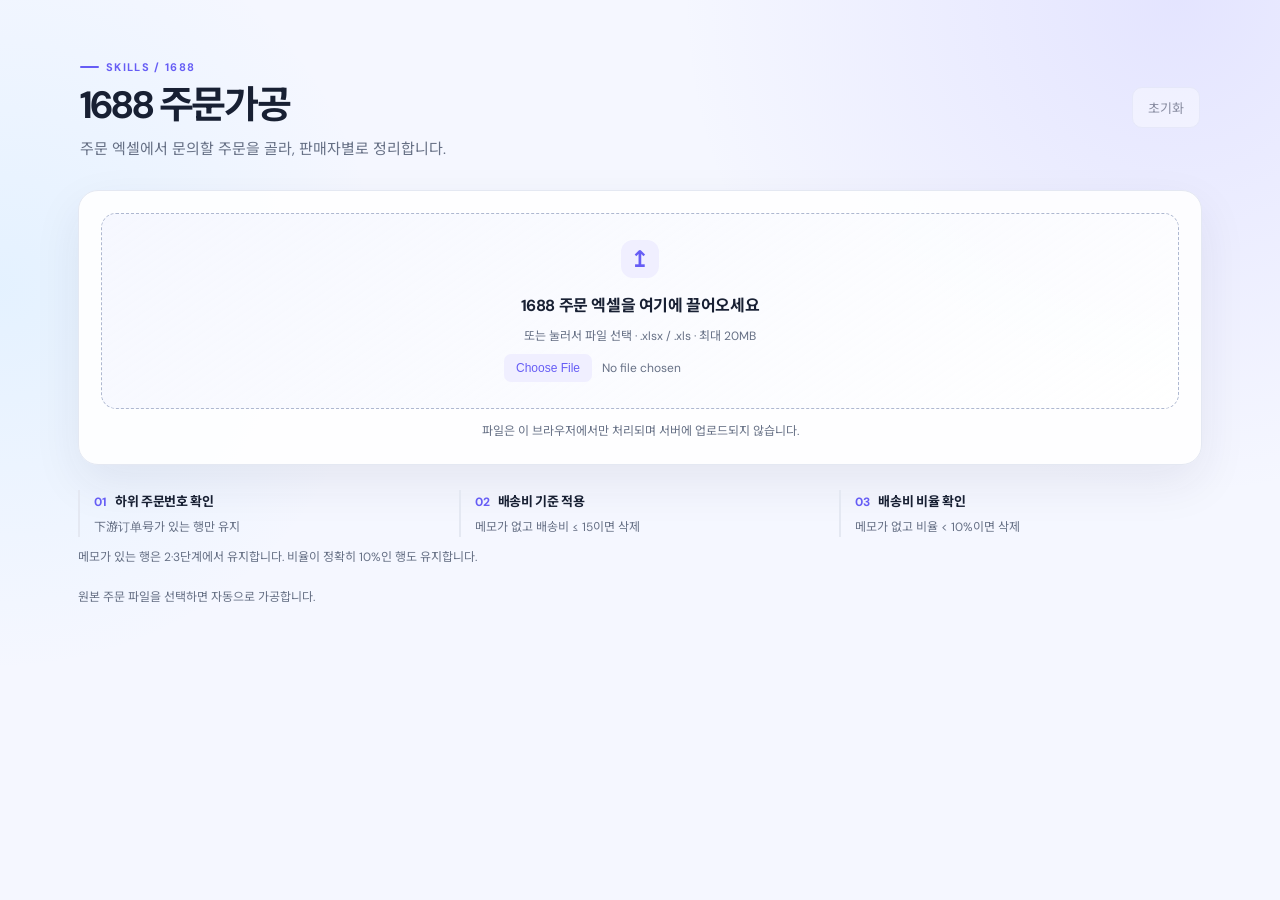
<file: order-1688.html>
<!doctype html>
<html lang="ko">
<head>
  <meta charset="utf-8" />
  <meta name="viewport" content="width=device-width, initial-scale=1" />
  <title>1688 주문가공</title>
  <link rel="stylesheet" href="tool-pages.css" />
  <link rel="stylesheet" href="order-1688.css" />
</head>
<body class="tool-page">
  <main>
    <header class="heading">
      <div><div class="eyebrow">Skills / 1688</div><h1>1688 주문가공</h1><p>주문 엑셀에서 문의할 주문을 골라, 판매자별로 정리합니다.</p></div>
      <button id="resetBtn" class="secondary" disabled>초기화</button>
    </header>
    <section class="card upload-card" aria-label="엑셀 업로드">
      <label class="drop-zone" id="dropZone" for="fileInput">
        <strong>1688 주문 엑셀을 여기에 끌어오세요</strong>
        <span>또는 눌러서 파일 선택 · .xlsx / .xls · 최대 20MB</span>
        <input id="fileInput" type="file" accept=".xlsx,.xls" />
      </label>
      <p class="local-note">파일은 이 브라우저에서만 처리되며 서버에 업로드되지 않습니다.</p>
      <div id="sheetControls" hidden><span id="fileName"></span><label for="sheetSelect">처리할 시트</label><select id="sheetSelect"></select></div>
    </section>
    <section class="rules" aria-label="가공 순서">
      <div><b>01</b><strong>하위 주문번호 확인</strong><p><span lang="zh">下游订单号</span>가 있는 행만 유지</p></div>
      <div><b>02</b><strong>배송비 기준 적용</strong><p>메모가 없고 배송비 ≤ 15이면 삭제</p></div>
      <div><b>03</b><strong>배송비 비율 확인</strong><p>메모가 없고 비율 &lt; 10%이면 삭제</p></div>
    </section>
    <p class="rule-note">메모가 있는 행은 2·3단계에서 유지합니다. 비율이 정확히 10%인 행도 유지합니다.</p>
    <p id="status" role="status" aria-live="polite">원본 주문 파일을 선택하면 자동으로 가공합니다.</p>
    <p id="error" role="alert" hidden></p>
    <section id="results" hidden>
      <div class="summary" aria-label="단계별 결과">
        <div><span>원본 데이터 행</span><strong id="inputCount">0</strong></div>
        <div><span>1단계 후</span><strong id="step1Count">0</strong><small id="step1Note"></small></div>
        <div><span>2단계 후</span><strong id="step2Count">0</strong><small id="step2Note"></small></div>
        <div class="final"><span>최종 주문</span><strong id="finalCount">0</strong><small id="step3Note"></small></div>
      </div>
      <section class="card preview-card">
        <div class="result-heading"><div><h2>가공 결과</h2><p id="resultNote"></p></div><button id="downloadBtn" class="btn-primary" disabled>엑셀 다운로드 · 시트 2개</button></div>
        <div class="preview-controls">
          <div class="view-buttons" role="group" aria-label="미리보기 대상"><button id="includedBtn" aria-pressed="true">남긴 주문</button><button id="excludedBtn" aria-pressed="false">제외된 행</button></div>
          <label class="search">결과 검색<input id="searchInput" type="search" placeholder="주문번호, 판매자, 하위 주문번호" /></label>
        </div>
        <div class="table-wrap" tabindex="0" role="region" aria-label="주문 미리보기"><table><thead id="previewHead"></thead><tbody id="previewBody"></tbody></table></div>
        <div class="pagination"><span id="pageInfo"></span><div><button id="prevBtn">이전</button><button id="nextBtn">다음</button></div></div>
        <p class="export-note">다운로드는 검색과 관계없이 최종 주문 전체를 포함합니다. 중복 판매자를 먼저 모으고, 같은 판매자 안에서는 원본 순서를 유지합니다.</p>
        <details><summary>다운로드 파일 구성</summary><p>하나의 엑셀에 시트 2개가 포함됩니다. 첫 번째 Sheet2는 기존 가공 결과 28열입니다. J열은 배송비 비율, M열은 판매자 채팅 링크, O열은 주문번호를 붙인 가격 조정 요청 문구, P열은 순번입니다. 열 제목은 샘플과 동일하게 유지합니다.</p><p>두 번째 Sheet3는 下游订单号가 있는 모든 행을 원본 순서대로 담습니다. 원본 A~Z열과 下游订单号의 27열이며, 구매자 메모 및 배송비 조건은 적용하지 않습니다. 买家留言 열은 포함하지 않습니다.</p><p>병합된 빈칸은 채우지 않습니다. 상품 정보는 남은 원본 행의 값을 사용하며 수량을 합산하지 않습니다. 채팅 열은 바로 열 수 있는 링크로 저장됩니다.</p></details>
      </section>
    </section>
  </main>
  <script src="vendor/xlsx-0.20.3.min.js"></script>
  <script src="order-1688-core.js"></script>
  <script src="order-1688.js"></script>
</body>
</html>
</file>
<file: tool-pages.css>
@import url('https://fonts.googleapis.com/css2?family=DM+Sans:wght@400;500;600;700&family=Noto+Sans+KR:wght@400;500;600;700&display=swap');

:root { --tool-bg:#f5f7ff; --tool-ink:#182033; --tool-muted:#667085; --tool-line:#e4e8f2; --tool-card:rgba(255,255,255,.9); --tool-accent:#665df5; --tool-accent-2:#8b83ff; --tool-soft:#f0efff; --tool-shadow:0 18px 48px rgba(35,42,80,.08); }
html[data-theme="dark"] { --tool-bg:#10111a; --tool-ink:#f1f2fa; --tool-muted:#a6a9b9; --tool-line:#2c2f3e; --tool-card:rgba(25,26,36,.94); --tool-accent:#938cff; --tool-accent-2:#b0aaff; --tool-soft:#282541; --tool-shadow:0 18px 48px rgba(0,0,0,.25); }

.tool-page { min-height:100vh; background:radial-gradient(circle at 92% 0, rgba(139,131,255,.16), transparent 31rem), radial-gradient(circle at 0 32%, rgba(91,196,255,.11), transparent 24rem), var(--tool-bg); color:var(--tool-ink); font-family:"DM Sans","Noto Sans KR",system-ui,sans-serif; }
.tool-page main, .tool-page .download-tool { position:relative; max-width:1180px; padding-top:52px; padding-bottom:72px; }
.tool-page h1 { letter-spacing:-.055em; font-size:clamp(28px,4vw,38px); line-height:1.15; }
.tool-page h2, .tool-page strong { letter-spacing:-.025em; }
.tool-page header, .tool-page .heading { position:relative; padding:0 2px 20px; margin-bottom:8px; }
.tool-page header > div > p, .tool-page .heading p, .tool-page .intro { font-size:15px; margin-top:9px; }
.eyebrow { display:inline-flex; align-items:center; gap:7px; margin:0 0 10px; color:var(--tool-accent); font-size:11px; font-weight:700; letter-spacing:.12em; text-transform:uppercase; }
.eyebrow::before { content:""; width:19px; height:2px; border-radius:9px; background:currentColor; }
.tool-page .card { border:1px solid var(--tool-line); background:var(--tool-card); border-radius:20px; box-shadow:var(--tool-shadow); padding:22px; }
.tool-page .drop, .tool-page .drop-zone { position:relative; overflow:hidden; border:1.5px dashed #aeb8d0; border-radius:15px; background:linear-gradient(145deg,rgba(245,247,255,.92),rgba(255,255,255,.5)); transition:.2s ease; }
.tool-page .drop::before, .tool-page .drop-zone::before { content:"↥"; display:grid; place-items:center; width:38px; height:38px; margin-bottom:4px; border-radius:12px; background:var(--tool-soft); color:var(--tool-accent); font-size:23px; font-weight:600; }
.tool-page .drop-zone > .material-icons-round { display:none; }
.tool-page .drop:hover, .tool-page .drop-zone:hover, .tool-page .drop.drag, .tool-page .drop-zone.drag { border-color:var(--tool-accent); background:var(--tool-soft); transform:translateY(-1px); }
.tool-page button, .tool-page .btn-primary, .tool-page .btn-outline { border-radius:10px; font-family:inherit; transition:transform .16s ease, box-shadow .16s ease, border-color .16s ease; }
.tool-page button:hover:not(:disabled), .tool-page .btn-primary:hover:not(:disabled), .tool-page .btn-outline:hover:not(:disabled) { transform:translateY(-1px); }
.tool-page .zip, .tool-page #download, .tool-page .btn-primary { background:linear-gradient(135deg,var(--tool-accent),var(--tool-accent-2)); box-shadow:0 8px 18px rgba(102,93,245,.22); }
.tool-page input:focus, .tool-page select:focus, .tool-page textarea:focus { outline:none; border-color:var(--tool-accent)!important; box-shadow:0 0 0 3px rgba(102,93,245,.13); }
.tool-page .table-wrap, .tool-page .table { border-radius:13px; }
.tool-page th { background:rgba(100,93,245,.055)!important; }
.tool-page .privacy { border:1px solid #bde8d0; border-radius:999px; background:#eefaf3; color:#168055; font-weight:600; }
html[data-theme="dark"] .tool-page .privacy { background:#183528; border-color:#286345; color:#8ae2b2; }
html[data-theme="dark"] .tool-page .drop, html[data-theme="dark"] .tool-page .drop-zone { background:rgba(34,35,47,.78); border-color:#44485e; }
html[data-theme="dark"] .tool-page .drop:hover, html[data-theme="dark"] .tool-page .drop-zone:hover, html[data-theme="dark"] .tool-page .drop.drag, html[data-theme="dark"] .tool-page .drop-zone.drag { background:var(--tool-soft); }

/* Barcode label editor: a quieter dark workspace keeps white labels in focus. */
.tool-page .settings { padding-right:18px; border-right:1px solid var(--tool-line); }
.tool-page .settings label { border-color:var(--tool-line); }
.tool-page .settings input, .tool-page .settings select { border-radius:8px; }
.tool-page .preview canvas { border-radius:9px; }
html[data-theme="dark"] .tool-page .settings { border-color:#37394a; }
html[data-theme="dark"] .tool-page .settings label { border-color:#303241; color:#c7c9d5; }
html[data-theme="dark"] .tool-page .settings input, html[data-theme="dark"] .tool-page .settings select { background:#202230; border:1px solid #393c50; color:#f0f1f7; box-shadow:none; }
html[data-theme="dark"] .tool-page .settings input:hover, html[data-theme="dark"] .tool-page .settings select:hover { border-color:#706be0; }
html[data-theme="dark"] .tool-page .settings input:focus, html[data-theme="dark"] .tool-page .settings select:focus { border-color:#8f89ff!important; box-shadow:0 0 0 1px rgba(143,137,255,.28)!important; }
html[data-theme="dark"] .tool-page .preview canvas { box-shadow:0 0 0 1px rgba(255,255,255,.1), 0 3px 9px rgba(0,0,0,.15); }
html[data-theme="dark"] .tool-page .split.card { box-shadow:0 1px 0 rgba(255,255,255,.045), 0 3px 10px rgba(0,0,0,.1); }
@media (max-width:700px) { .tool-page .settings { padding-right:0; border-right:0; border-bottom:1px solid var(--tool-line); padding-bottom:18px; } }

@media (max-width:760px) { .tool-page main, .tool-page .download-tool { padding-top:30px; padding-bottom:42px; } .tool-page .card { border-radius:16px; } }
</file>
<file: order-1688.css>
* { box-sizing: border-box; }
body { margin: 0; }
[hidden] { display: none !important; }
main { margin: 0 auto; padding: 36px 28px; }
h1, h2, p { margin: 0; }
h2 { font-size: 19px; }
button, input, select { font: inherit; }
button { cursor: pointer; padding: 10px 15px; border: 1px solid var(--tool-line); color: var(--tool-ink); background: var(--tool-card); font-size: 13px; white-space: nowrap; }
button:disabled { opacity: .45; cursor: not-allowed; }
:focus-visible { outline: 3px solid var(--tool-accent); outline-offset: 3px; }
.heading, .result-heading { display: flex; align-items: center; justify-content: space-between; gap: 18px; }
.heading p, .local-note, .rule-note, .export-note, details p { color: var(--tool-muted); line-height: 1.7; }
.drop-zone { display: flex; flex-direction: column; align-items: center; gap: 10px; padding: 26px 16px; cursor: pointer; text-align: center; }
.drop-zone:focus-within { outline: 3px solid var(--tool-accent); outline-offset: 3px; }
.drop-zone span, .local-note { font-size: 12px; color: var(--tool-muted); }
#fileInput { max-width: 100%; font-size: 12px; color: var(--tool-muted); }
#fileInput::file-selector-button { background: var(--tool-soft); color: var(--tool-accent); border: 0; border-radius: 7px; padding: 7px 12px; margin-right: 10px; cursor: pointer; }
.local-note { margin-top: 12px; text-align: center; }
#sheetControls { display: flex; align-items: center; flex-wrap: wrap; gap: 12px; margin-top: 18px; font-size: 13px; }
#fileName { flex: 1; overflow-wrap: anywhere; }
select, input[type="search"] { border: 1px solid var(--tool-line); color: var(--tool-ink); background: var(--tool-card); border-radius: 8px; padding: 9px; }
.rules { display: grid; grid-template-columns: repeat(3, 1fr); gap: 18px; margin: 25px 0 10px; }
.rules > div { border-left: 2px solid var(--tool-line); padding-left: 14px; }
.rules b { color: var(--tool-accent); margin-right: 8px; font-size: 12px; }
.rules strong { font-size: 13px; }
.rules p { color: var(--tool-muted); margin-top: 7px; font-size: 12px; line-height: 1.6; }
.rule-note, #status { font-size: 12px; }
#status { margin: 20px 0; color: var(--tool-muted); }
#error { white-space: pre-wrap; background: var(--tool-soft); color: var(--tool-ink); border-left: 3px solid #e76d60; padding: 16px; margin: 18px 0; line-height: 1.7; font-size: 13px; }
.summary { display: grid; grid-template-columns: repeat(4, 1fr); border: 1px solid var(--tool-line); border-radius: 16px; overflow: hidden; margin-bottom: 22px; background: var(--tool-card); }
.summary > div { padding: 20px; display: flex; flex-direction: column; gap: 6px; border-right: 1px solid var(--tool-line); }
.summary > div:last-child { border-right: 0; }
.summary span, .summary small { color: var(--tool-muted); font-size: 12px; }
.summary strong { font-size: 30px; font-variant-numeric: tabular-nums; }
.summary .final { background: var(--tool-soft); }
.summary .final strong { color: var(--tool-accent); }
.btn-primary { color: white; border: 0; font-weight: 600; white-space: nowrap; }
#resultNote { font-size: 12px; color: var(--tool-muted); margin-top: 7px; }
.preview-controls { display: flex; justify-content: space-between; gap: 14px; flex-wrap: wrap; margin: 22px 0 14px; }
.view-buttons { display: flex; align-items: center; gap: 5px; }
.view-buttons button[aria-pressed="true"] { color: var(--tool-accent); background: var(--tool-soft); border-color: var(--tool-accent); }
.search { display: flex; align-items: center; gap: 9px; font-size: 12px; color: var(--tool-muted); white-space: nowrap; }
.search input { width: 255px; }
.table-wrap { border: 1px solid var(--tool-line); overflow: auto; max-height: 560px; }
table { width: 100%; border-collapse: collapse; font-size: 12px; white-space: nowrap; }
th { text-align: left; padding: 13px 12px; color: var(--tool-muted); }
td { padding: 12px; border-top: 1px solid var(--tool-line); max-width: 230px; overflow: hidden; text-overflow: ellipsis; }
td.numeric { text-align: right; font-variant-numeric: tabular-nums; }
td.duplicate { color: var(--tool-accent); background: var(--tool-soft); font-weight: 600; }
td a { color: var(--tool-accent); }
td button { font-size: 11px; padding: 5px 9px; }
.pagination { display: flex; justify-content: space-between; align-items: center; gap: 10px; margin-top: 14px; color: var(--tool-muted); font-size: 12px; }
.pagination button { padding: 6px 12px; margin-left: 5px; }
.export-note { font-size: 11px; margin-top: 16px; }
details { margin-top: 16px; font-size: 12px; border-top: 1px solid var(--tool-line); padding-top: 15px; }
summary { cursor: pointer; color: var(--tool-muted); }
details p { margin-top: 10px; }
@media (max-width: 720px) {
  main { padding-left: 15px; padding-right: 15px; }
  .rules { grid-template-columns: 1fr; gap: 12px; }
  .summary { grid-template-columns: repeat(2, 1fr); }
  .summary > div { padding: 14px; border-bottom: 1px solid var(--tool-line); }
  .summary > div:nth-child(2) { border-right: 0; }
  .summary > div:nth-child(n+3) { border-bottom: 0; }
  .result-heading { align-items: flex-start; flex-direction: column; }
  .search { width: 100%; }
  .search input { width: 100%; min-width: 0; }
  .heading { align-items: flex-start; }
}
</file>
